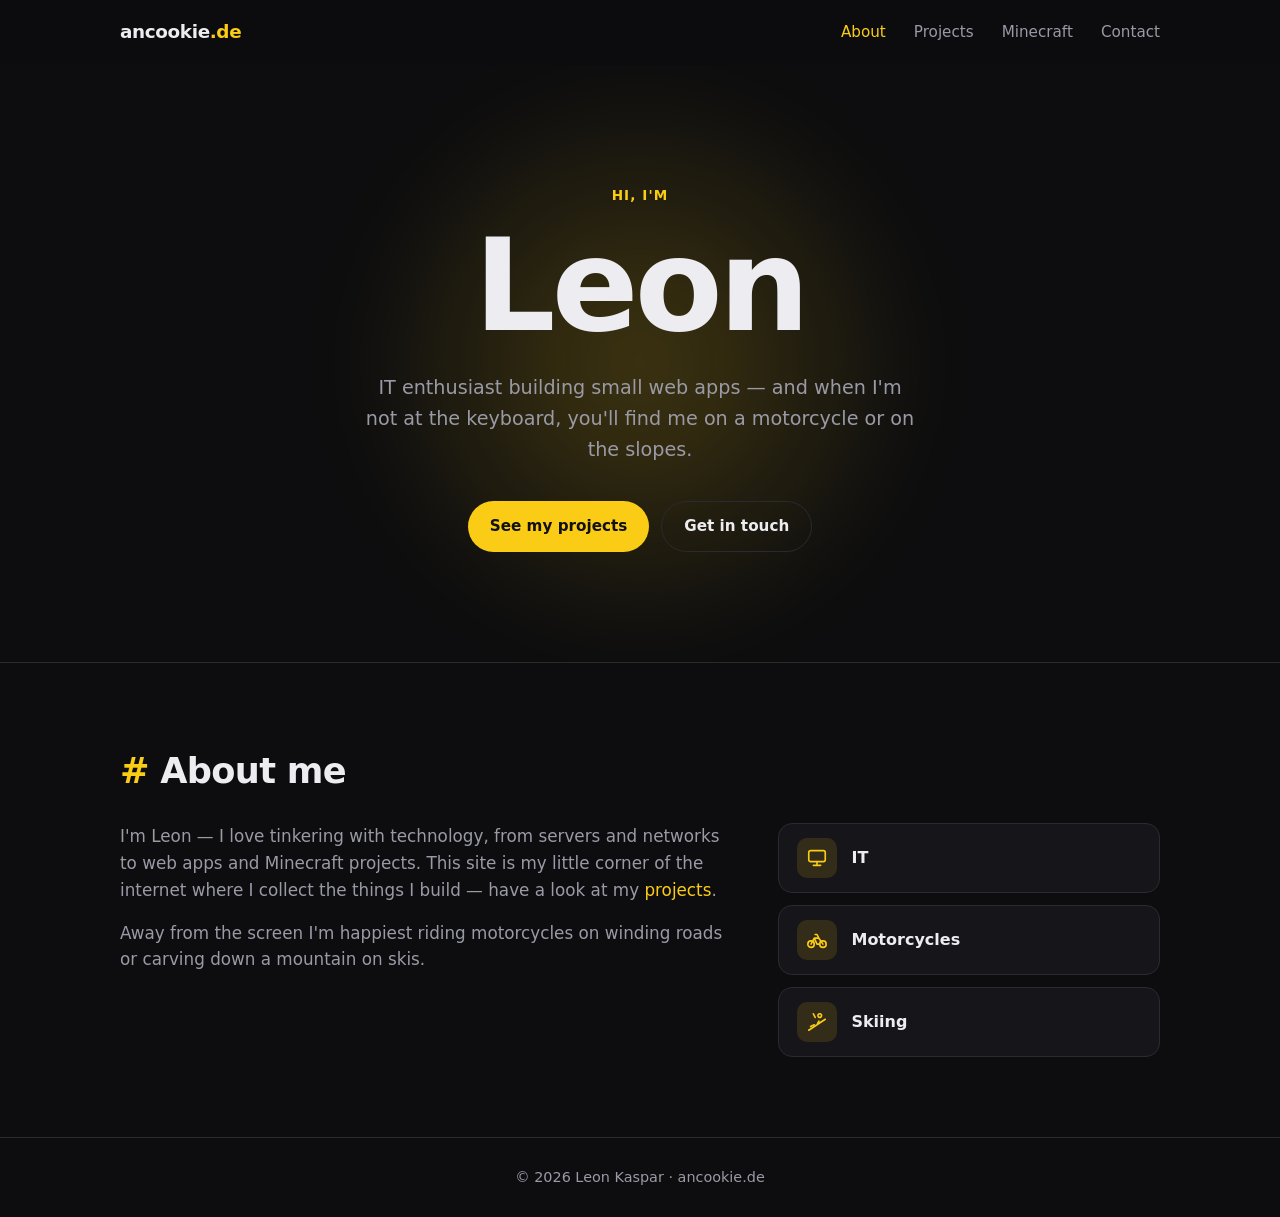
<file: index.html>
<!doctype html>
<html lang="en">
<head>
  <meta charset="utf-8">
  <meta name="viewport" content="width=device-width, initial-scale=1">
  <title>Leon · ancookie.de</title>
  <meta name="description" content="Leon – IT, motorcycles and skiing. Personal site with projects like a Minecraft SMP server and the V-Fusion resource pack.">
  <meta name="theme-color" content="#0d0d0f">
  <link rel="icon" href="data:image/svg+xml,<svg xmlns='http://www.w3.org/2000/svg' viewBox='0 0 100 100'><rect width='100' height='100' rx='22' fill='%23FACC15'/><text x='50' y='68' font-size='56' font-family='Arial,sans-serif' font-weight='700' text-anchor='middle' fill='%230d0d0f'>A</text></svg>">
  <link rel="stylesheet" href="/css/style.css">
  <script>document.documentElement.classList.add("js");</script>
</head>
<body>
  <header class="nav" id="top">
    <div class="container nav-inner">
      <a href="/" class="logo">ancookie<span>.de</span></a>
      <button class="nav-toggle" aria-label="Open menu" aria-expanded="false" aria-controls="nav-links">
        <span></span><span></span><span></span>
      </button>
      <nav id="nav-links" class="nav-links">
        <a href="/" aria-current="page">About</a>
        <a href="/projects/">Projects</a>
        <a href="/minecraft/">Minecraft</a>
        <a href="/contact/">Contact</a>
      </nav>
    </div>
  </header>

  <main>
    <!-- Hero -->
    <section class="hero">
      <div class="container hero-inner">
        <p class="eyebrow">Hi, I'm</p>
        <h1>Leon</h1>
        <p class="tagline">
          IT enthusiast building small web apps — and when I'm not at the keyboard,
          you'll find me on a motorcycle or on the slopes.
        </p>
        <div class="hero-actions">
          <a href="/projects/" class="btn btn-primary">See my projects</a>
          <a href="/contact/" class="btn btn-ghost">Get in touch</a>
        </div>
      </div>
      <div class="hero-glow" aria-hidden="true"></div>
    </section>

    <!-- About -->
    <section id="about" class="section reveal">
      <div class="container">
        <h2 class="section-title"><span class="accent">#</span> About me</h2>
        <div class="about-grid">
          <div class="about-text">
            <p>
              I'm Leon — I love tinkering with technology, from servers and networks to
              web apps and Minecraft projects. This site is my little corner of the internet
              where I collect the things I build — have a look at my <a class="accent" href="/projects/">projects</a>.
            </p>
            <p>
              Away from the screen I'm happiest riding motorcycles on winding roads
              or carving down a mountain on skis.
            </p>
          </div>
          <ul class="interests" aria-label="Interests">
            <li>
              <span class="icon" aria-hidden="true">
                <svg viewBox="0 0 24 24"><rect x="3" y="4" width="18" height="12" rx="2"/><path d="M8 20h8M12 16v4"/></svg>
              </span>
              IT
            </li>
            <li>
              <span class="icon" aria-hidden="true">
                <svg viewBox="0 0 24 24"><circle cx="5.5" cy="16.5" r="3.5"/><circle cx="18.5" cy="16.5" r="3.5"/><path d="M5.5 16.5 9 10h5l4.5 6.5M14 10l-2-4h-2M9 10l3 6.5h2"/></svg>
              </span>
              Motorcycles
            </li>
            <li>
              <span class="icon" aria-hidden="true">
                <svg viewBox="0 0 24 24"><path d="M3 21 21 9M8 3l2 4M14 11l-2 4M17 5a2 2 0 1 0 0 .01"/><path d="M5 17l4-2"/></svg>
              </span>
              Skiing
            </li>
          </ul>
        </div>
      </div>
    </section>
  </main>

  <footer class="footer">
    <div class="container">
      <p>© <span id="year"></span> Leon Kaspar · ancookie.de</p>
    </div>
  </footer>

  <script src="/js/main.js"></script>
</body>
</html>
</file>
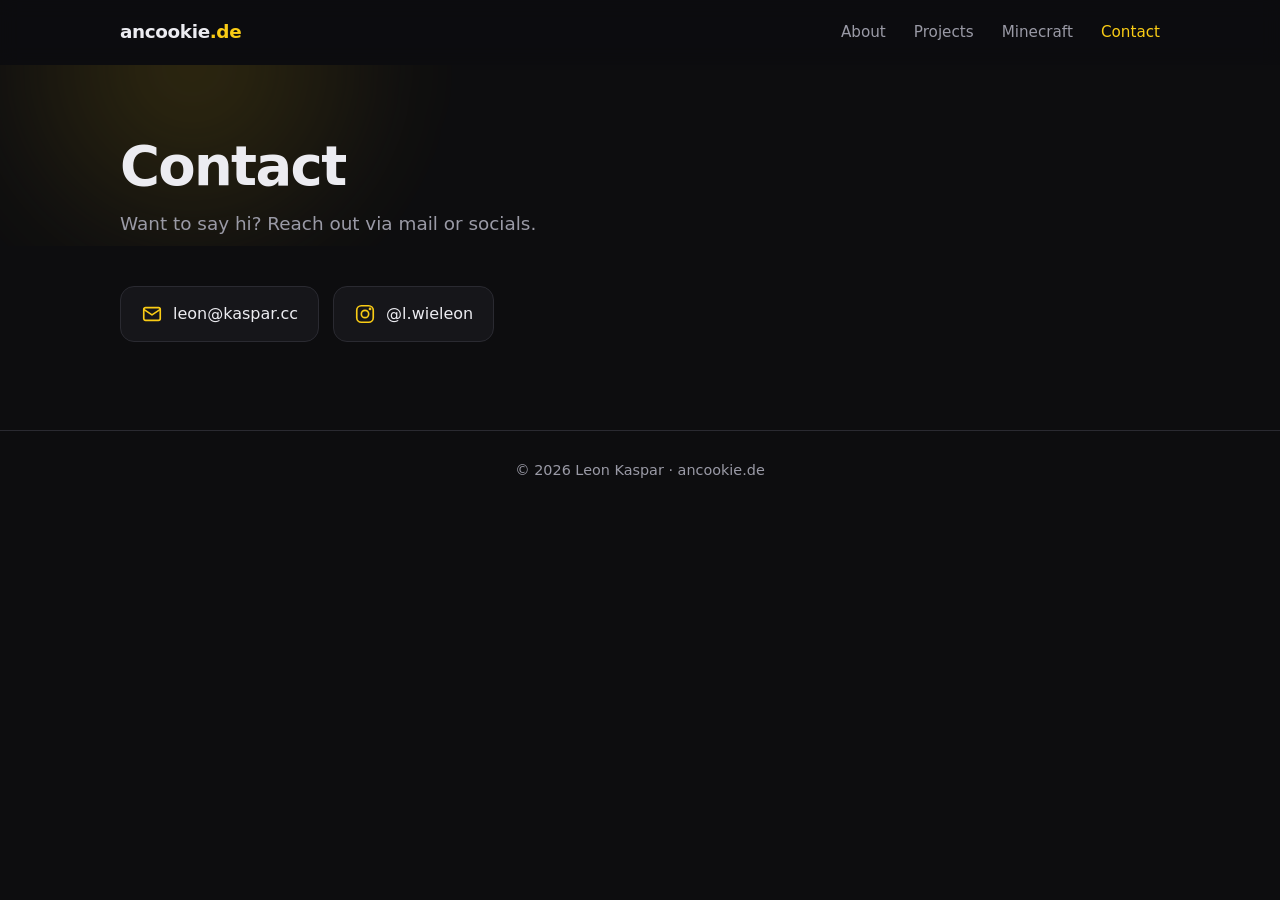
<file: contact/index.html>
<!doctype html>
<html lang="en">
<head>
  <meta charset="utf-8">
  <meta name="viewport" content="width=device-width, initial-scale=1">
  <title>Contact · ancookie.de</title>
  <meta name="description" content="Get in touch with Leon via e-mail or Instagram.">
  <meta name="theme-color" content="#0d0d0f">
  <link rel="icon" href="data:image/svg+xml,<svg xmlns='http://www.w3.org/2000/svg' viewBox='0 0 100 100'><rect width='100' height='100' rx='22' fill='%23FACC15'/><text x='50' y='68' font-size='56' font-family='Arial,sans-serif' font-weight='700' text-anchor='middle' fill='%230d0d0f'>A</text></svg>">
  <link rel="stylesheet" href="/css/style.css">
  <script>document.documentElement.classList.add("js");</script>
</head>
<body>
  <header class="nav" id="top">
    <div class="container nav-inner">
      <a href="/" class="logo">ancookie<span>.de</span></a>
      <button class="nav-toggle" aria-label="Open menu" aria-expanded="false" aria-controls="nav-links">
        <span></span><span></span><span></span>
      </button>
      <nav id="nav-links" class="nav-links">
        <a href="/">About</a>
        <a href="/projects/">Projects</a>
        <a href="/minecraft/">Minecraft</a>
        <a href="/contact/" aria-current="page">Contact</a>
      </nav>
    </div>
  </header>

  <main>
    <section class="page-head">
      <div class="container">
        <h1>Contact</h1>
        <p class="lead">Want to say hi? Reach out via mail or socials.</p>
      </div>
      <div class="hero-glow" aria-hidden="true"></div>
    </section>
    <section class="page-body">
      <div class="container contact">
        <div class="contact-links">
          <a class="contact-item" href="mailto:leon@kaspar.cc">
            <svg viewBox="0 0 24 24" aria-hidden="true"><rect x="3" y="5" width="18" height="14" rx="2"/><path d="m3 7 9 6 9-6"/></svg>
            leon@kaspar.cc
          </a>
          <a class="contact-item" href="https://instagram.com/l.wieleon" target="_blank" rel="noopener">
            <svg viewBox="0 0 24 24" aria-hidden="true"><rect x="3" y="3" width="18" height="18" rx="5"/><circle cx="12" cy="12" r="4"/><circle cx="17.5" cy="6.5" r="0.6"/></svg>
            @l.wieleon
          </a>
        </div>
      </div>
    </section>
  </main>

  <footer class="footer">
    <div class="container">
      <p>© <span id="year"></span> Leon Kaspar · ancookie.de</p>
    </div>
  </footer>

  <script src="/js/main.js"></script>
</body>
</html>
</file>
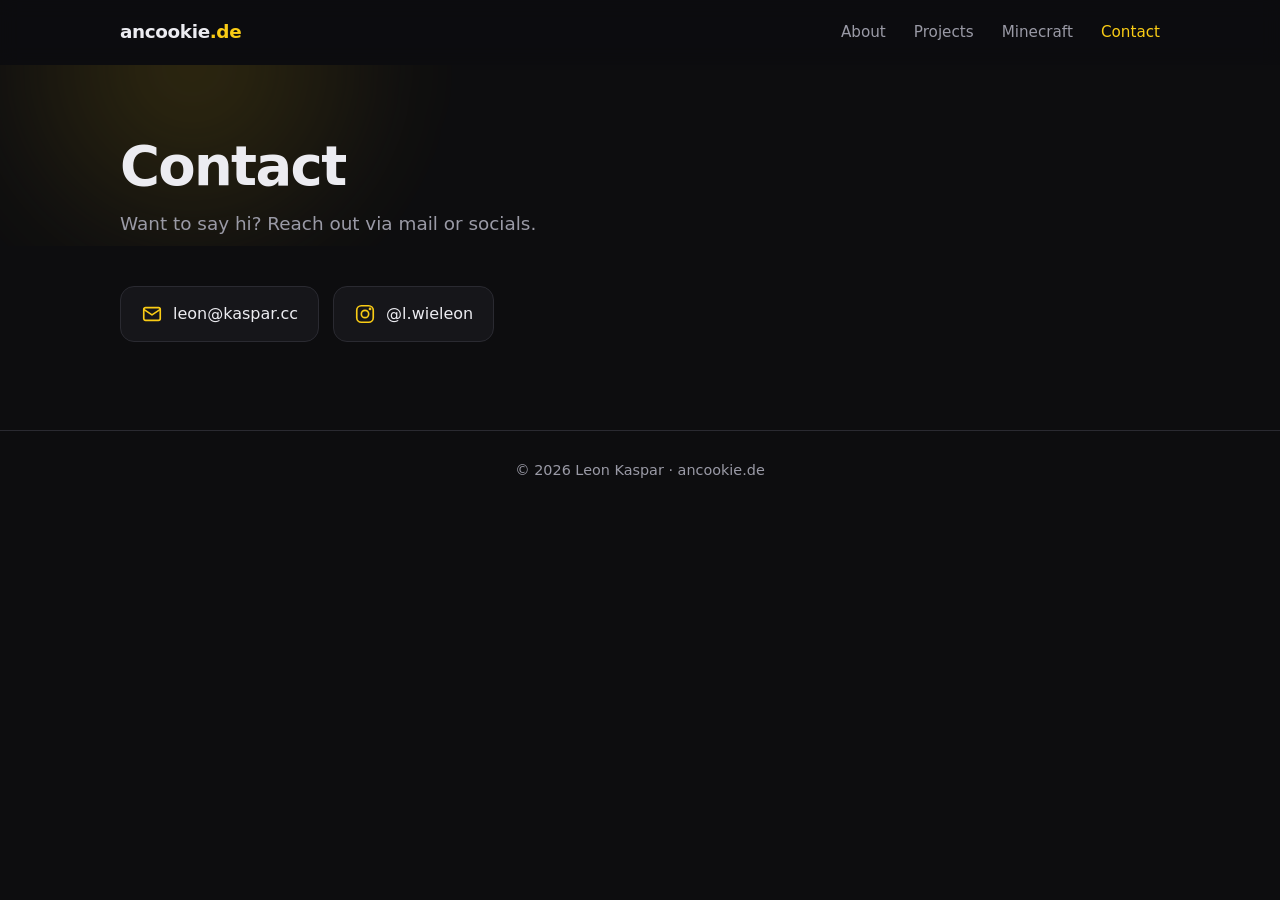
<file: kontakt/index.html>
<!doctype html>
<html lang="en">
<head>
  <meta charset="utf-8">
  <meta name="viewport" content="width=device-width, initial-scale=1">
  <title>Contact · ancookie.de</title>
  <meta name="description" content="Get in touch with Leon via e-mail or Instagram.">
  <meta name="theme-color" content="#0d0d0f">
  <link rel="icon" href="data:image/svg+xml,<svg xmlns='http://www.w3.org/2000/svg' viewBox='0 0 100 100'><rect width='100' height='100' rx='22' fill='%23FACC15'/><text x='50' y='68' font-size='56' font-family='Arial,sans-serif' font-weight='700' text-anchor='middle' fill='%230d0d0f'>A</text></svg>">
  <link rel="stylesheet" href="/css/style.css">
  <script>document.documentElement.classList.add("js");</script>
</head>
<body>
  <header class="nav" id="top">
    <div class="container nav-inner">
      <a href="/" class="logo">ancookie<span>.de</span></a>
      <button class="nav-toggle" aria-label="Open menu" aria-expanded="false" aria-controls="nav-links">
        <span></span><span></span><span></span>
      </button>
      <nav id="nav-links" class="nav-links">
        <a href="/">About</a>
        <a href="/projekte/">Projects</a>
        <a href="/minecraft/">Minecraft</a>
        <a href="/kontakt/" aria-current="page">Contact</a>
      </nav>
    </div>
  </header>

  <main>
    <section class="page-head">
      <div class="container">
        <h1>Contact</h1>
        <p class="lead">Want to say hi? Reach out via mail or socials.</p>
      </div>
      <div class="hero-glow" aria-hidden="true"></div>
    </section>
    <section class="page-body">
      <div class="container contact">
        <div class="contact-links">
          <a class="contact-item" href="mailto:leon@kaspar.cc">
            <svg viewBox="0 0 24 24" aria-hidden="true"><rect x="3" y="5" width="18" height="14" rx="2"/><path d="m3 7 9 6 9-6"/></svg>
            leon@kaspar.cc
          </a>
          <a class="contact-item" href="https://instagram.com/l.wieleon" target="_blank" rel="noopener">
            <svg viewBox="0 0 24 24" aria-hidden="true"><rect x="3" y="3" width="18" height="18" rx="5"/><circle cx="12" cy="12" r="4"/><circle cx="17.5" cy="6.5" r="0.6"/></svg>
            @l.wieleon
          </a>
        </div>
      </div>
    </section>
  </main>

  <footer class="footer">
    <div class="container">
      <p>© <span id="year"></span> Leon Kaspar · ancookie.de</p>
    </div>
  </footer>

  <script src="/js/main.js"></script>
</body>
</html>
</file>
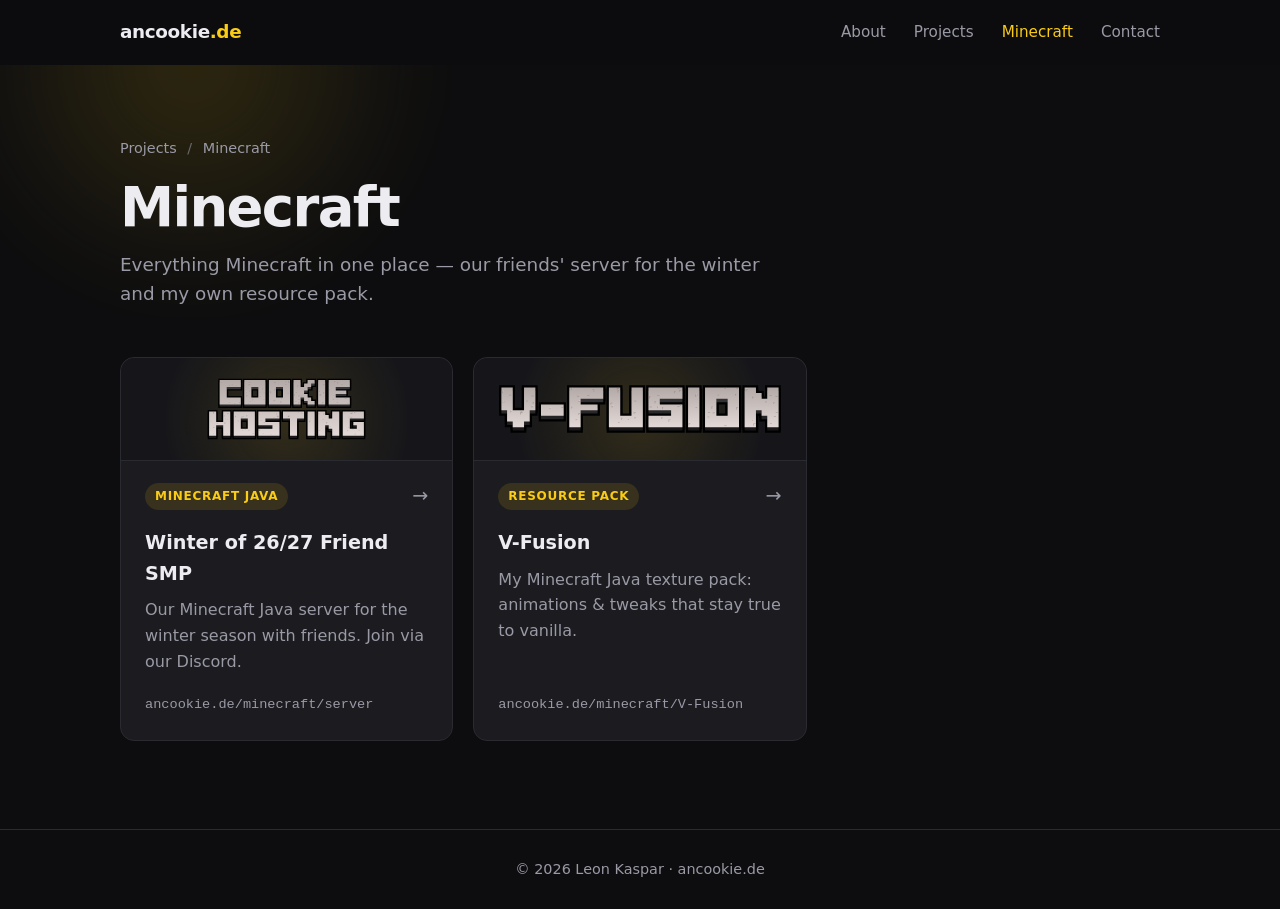
<file: minecraft/index.html>
<!doctype html>
<html lang="en">
<head>
  <meta charset="utf-8">
  <meta name="viewport" content="width=device-width, initial-scale=1">
  <title>Minecraft · ancookie.de</title>
  <meta name="description" content="Leon's Minecraft projects: the Winter 26/27 Friend SMP Java server and the V-Fusion resource pack.">
  <meta name="theme-color" content="#0d0d0f">
  <link rel="icon" href="data:image/svg+xml,<svg xmlns='http://www.w3.org/2000/svg' viewBox='0 0 100 100'><rect width='100' height='100' rx='22' fill='%23FACC15'/><text x='50' y='68' font-size='56' font-family='Arial,sans-serif' font-weight='700' text-anchor='middle' fill='%230d0d0f'>A</text></svg>">
  <link rel="stylesheet" href="/css/style.css">
  <script>document.documentElement.classList.add("js");</script>
</head>
<body>
  <header class="nav" id="top">
    <div class="container nav-inner">
      <a href="/" class="logo">ancookie<span>.de</span></a>
      <button class="nav-toggle" aria-label="Open menu" aria-expanded="false" aria-controls="nav-links">
        <span></span><span></span><span></span>
      </button>
      <nav id="nav-links" class="nav-links">
        <a href="/">About</a>
        <a href="/projects/">Projects</a>
        <a href="/minecraft/" aria-current="page">Minecraft</a>
        <a href="/contact/">Contact</a>
      </nav>
    </div>
  </header>

  <main>
    <section class="page-head">
      <div class="container">
        <nav class="breadcrumb" aria-label="Breadcrumb"><a href="/projects/">Projects</a> <span aria-hidden="true">/</span> <a href="/minecraft/">Minecraft</a></nav>
        <h1>Minecraft</h1>
        <p class="lead">Everything Minecraft in one place — our friends' server for the winter and my own resource pack.</p>
      </div>
      <div class="hero-glow" aria-hidden="true"></div>
    </section>
    <section class="page-body">
      <div class="container">
        <div class="cards">
          <a class="card" href="/minecraft/server/">
            <div class="card-media card-media--logo"><img src="/images/cookie-hosting.svg" alt="Cookie Hosting lettering in blocky Minecraft style" width="904" height="356" loading="lazy"></div>
            <div class="card-top">
              <span class="card-tag">Minecraft Java</span>
              <span class="card-arrow" aria-hidden="true">→</span>
            </div>
            <h3>Winter of 26/27 Friend SMP</h3>
            <p>Our Minecraft Java server for the winter season with friends. Join via our Discord.</p>
            <span class="card-url">ancookie.de/minecraft/server</span>
          </a>
          <a class="card" href="/minecraft/V-Fusion/">
            <div class="card-media card-media--logo"><img src="/images/v-fusion-title.svg" alt="V-Fusion lettering in blocky Minecraft style" width="1004" height="176" loading="lazy"></div>
            <div class="card-top">
              <span class="card-tag">Resource Pack</span>
              <span class="card-arrow" aria-hidden="true">→</span>
            </div>
            <h3>V-Fusion</h3>
            <p>My Minecraft Java texture pack: animations &amp; tweaks that stay true to vanilla.</p>
            <span class="card-url">ancookie.de/minecraft/V-Fusion</span>
          </a>
        </div>
      </div>
    </section>
  </main>

  <footer class="footer">
    <div class="container">
      <p>© <span id="year"></span> Leon Kaspar · ancookie.de</p>
    </div>
  </footer>

  <script src="/js/main.js"></script>
</body>
</html>
</file>
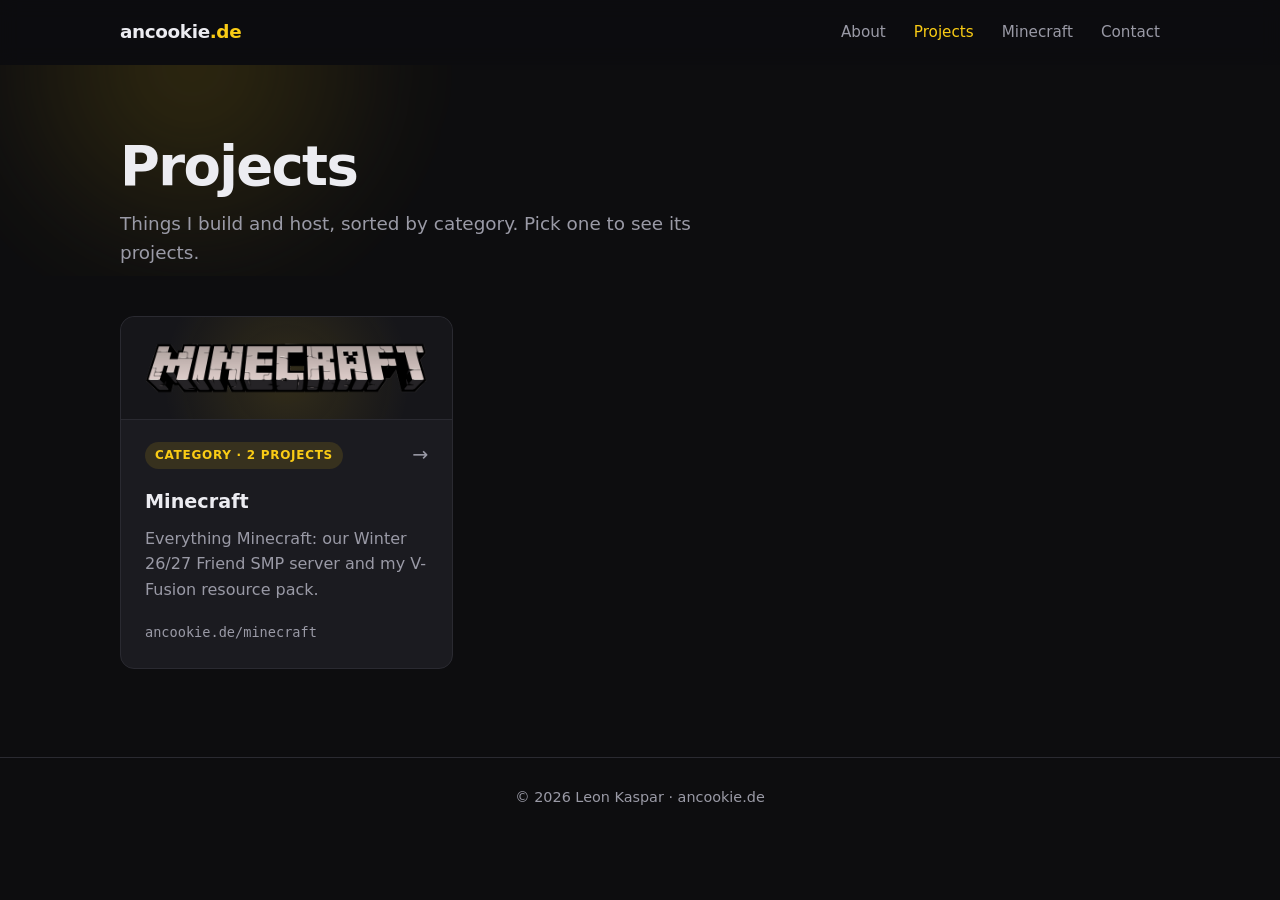
<file: projects/index.html>
<!doctype html>
<html lang="en">
<head>
  <meta charset="utf-8">
  <meta name="viewport" content="width=device-width, initial-scale=1">
  <title>Projects · ancookie.de</title>
  <meta name="description" content="Overview of Leon's projects by category, starting with Minecraft: a Friend SMP server and the V-Fusion resource pack.">
  <meta name="theme-color" content="#0d0d0f">
  <link rel="icon" href="data:image/svg+xml,<svg xmlns='http://www.w3.org/2000/svg' viewBox='0 0 100 100'><rect width='100' height='100' rx='22' fill='%23FACC15'/><text x='50' y='68' font-size='56' font-family='Arial,sans-serif' font-weight='700' text-anchor='middle' fill='%230d0d0f'>A</text></svg>">
  <link rel="stylesheet" href="/css/style.css">
  <script>document.documentElement.classList.add("js");</script>
</head>
<body>
  <header class="nav" id="top">
    <div class="container nav-inner">
      <a href="/" class="logo">ancookie<span>.de</span></a>
      <button class="nav-toggle" aria-label="Open menu" aria-expanded="false" aria-controls="nav-links">
        <span></span><span></span><span></span>
      </button>
      <nav id="nav-links" class="nav-links">
        <a href="/">About</a>
        <a href="/projects/" aria-current="page">Projects</a>
        <a href="/minecraft/">Minecraft</a>
        <a href="/contact/">Contact</a>
      </nav>
    </div>
  </header>

  <main>
    <section class="page-head">
      <div class="container">
        <h1>Projects</h1>
        <p class="lead">Things I build and host, sorted by category. Pick one to see its projects.</p>
      </div>
      <div class="hero-glow" aria-hidden="true"></div>
    </section>
    <section class="page-body">
      <div class="container">
        <div class="cards">
          <a class="card" href="/minecraft/">
            <div class="card-media card-media--logo"><img src="/images/minecraft-logo.png" alt="Minecraft logo" width="1280" height="249" loading="lazy"></div>
            <div class="card-top">
              <span class="card-tag">Category · 2 projects</span>
              <span class="card-arrow" aria-hidden="true">→</span>
            </div>
            <h3>Minecraft</h3>
            <p>Everything Minecraft: our Winter 26/27 Friend SMP server and my V-Fusion resource pack.</p>
            <span class="card-url">ancookie.de/minecraft</span>
          </a>
        </div>
      </div>
    </section>
  </main>

  <footer class="footer">
    <div class="container">
      <p>© <span id="year"></span> Leon Kaspar · ancookie.de</p>
    </div>
  </footer>

  <script src="/js/main.js"></script>
</body>
</html>
</file>
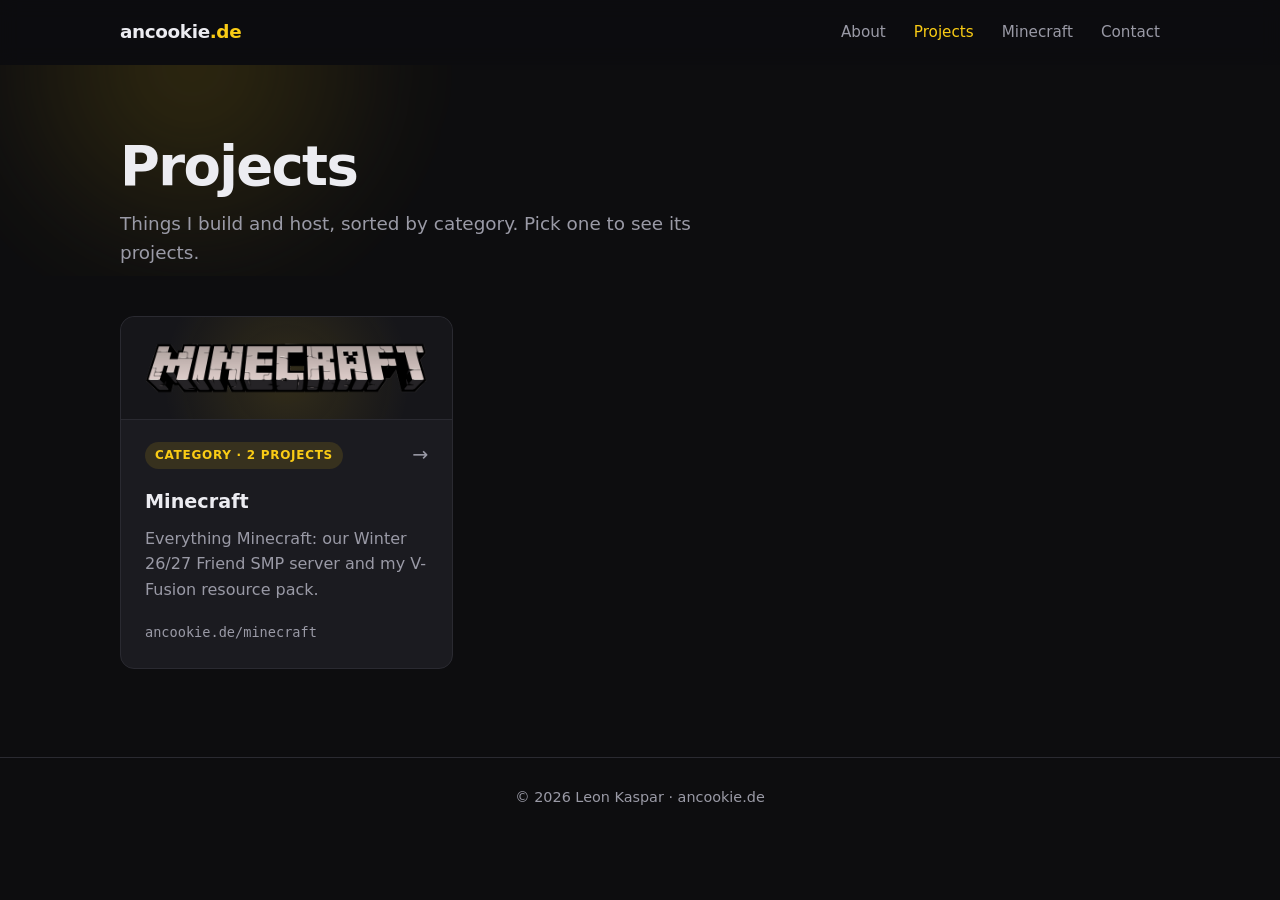
<file: projekte/index.html>
<!doctype html>
<html lang="en">
<head>
  <meta charset="utf-8">
  <meta name="viewport" content="width=device-width, initial-scale=1">
  <title>Projects · ancookie.de</title>
  <meta name="description" content="Overview of Leon's projects by category, starting with Minecraft: a Friend SMP server and the V-Fusion resource pack.">
  <meta name="theme-color" content="#0d0d0f">
  <link rel="icon" href="data:image/svg+xml,<svg xmlns='http://www.w3.org/2000/svg' viewBox='0 0 100 100'><rect width='100' height='100' rx='22' fill='%23FACC15'/><text x='50' y='68' font-size='56' font-family='Arial,sans-serif' font-weight='700' text-anchor='middle' fill='%230d0d0f'>A</text></svg>">
  <link rel="stylesheet" href="/css/style.css">
  <script>document.documentElement.classList.add("js");</script>
</head>
<body>
  <header class="nav" id="top">
    <div class="container nav-inner">
      <a href="/" class="logo">ancookie<span>.de</span></a>
      <button class="nav-toggle" aria-label="Open menu" aria-expanded="false" aria-controls="nav-links">
        <span></span><span></span><span></span>
      </button>
      <nav id="nav-links" class="nav-links">
        <a href="/">About</a>
        <a href="/projekte/" aria-current="page">Projects</a>
        <a href="/minecraft/">Minecraft</a>
        <a href="/kontakt/">Contact</a>
      </nav>
    </div>
  </header>

  <main>
    <section class="page-head">
      <div class="container">
        <h1>Projects</h1>
        <p class="lead">Things I build and host, sorted by category. Pick one to see its projects.</p>
      </div>
      <div class="hero-glow" aria-hidden="true"></div>
    </section>
    <section class="page-body">
      <div class="container">
        <div class="cards">
          <a class="card" href="/minecraft/">
            <div class="card-media card-media--logo"><img src="/images/minecraft-logo.png" alt="Minecraft logo" width="1280" height="249" loading="lazy"></div>
            <div class="card-top">
              <span class="card-tag">Category · 2 projects</span>
              <span class="card-arrow" aria-hidden="true">→</span>
            </div>
            <h3>Minecraft</h3>
            <p>Everything Minecraft: our Winter 26/27 Friend SMP server and my V-Fusion resource pack.</p>
            <span class="card-url">ancookie.de/minecraft</span>
          </a>
        </div>
      </div>
    </section>
  </main>

  <footer class="footer">
    <div class="container">
      <p>© <span id="year"></span> Leon Kaspar · ancookie.de</p>
    </div>
  </footer>

  <script src="/js/main.js"></script>
</body>
</html>
</file>
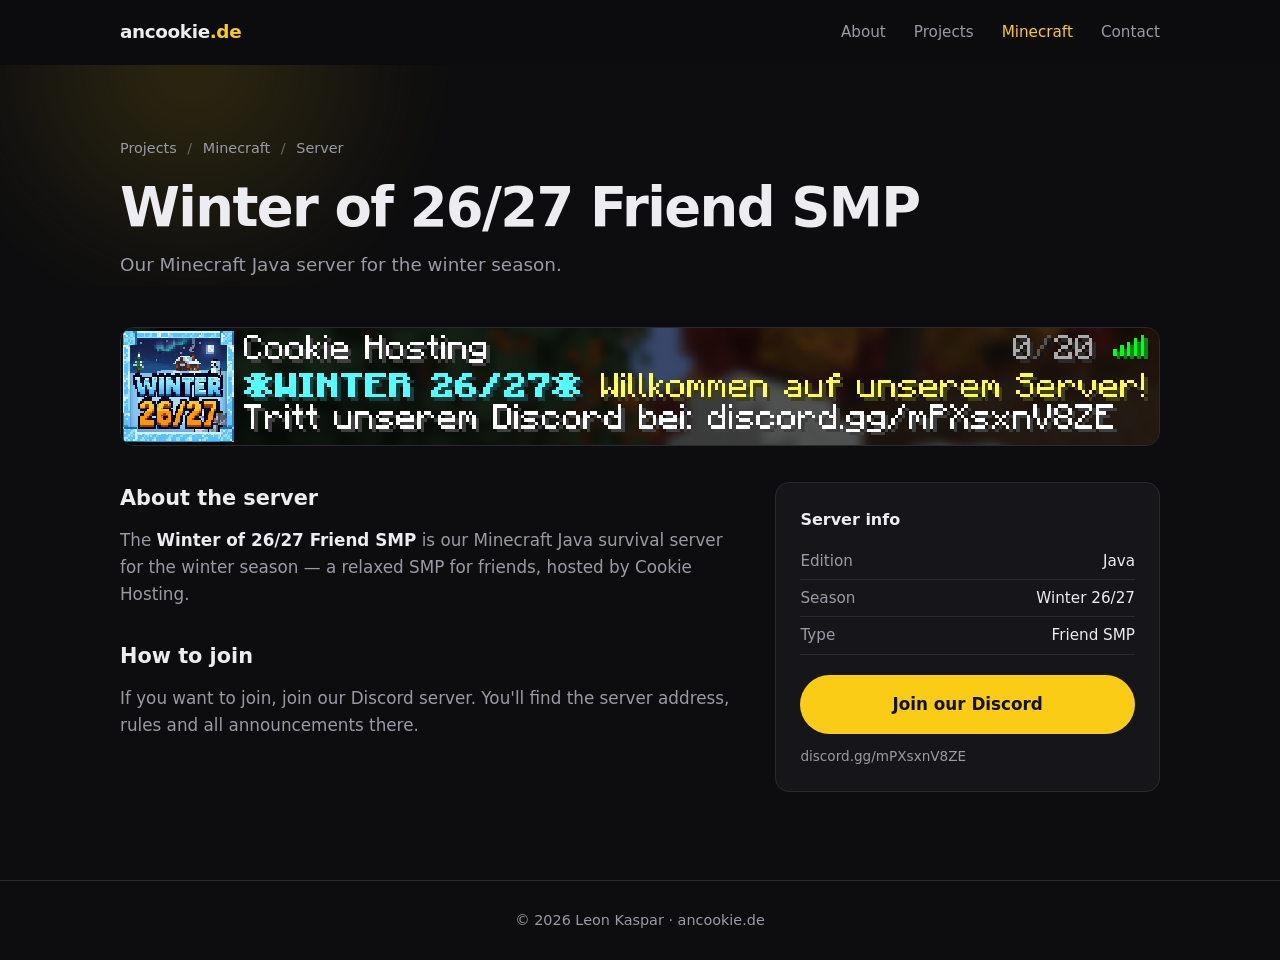
<file: minecraft/server/index.html>
<!doctype html>
<html lang="en">
<head>
  <meta charset="utf-8">
  <meta name="viewport" content="width=device-width, initial-scale=1">
  <title>Winter of 26/27 Friend SMP · ancookie.de</title>
  <meta name="description" content="Winter of 26/27 Friend SMP – Leon's Minecraft Java server for the winter season. Join via Discord.">
  <meta name="theme-color" content="#0d0d0f">
  <link rel="icon" href="data:image/svg+xml,<svg xmlns='http://www.w3.org/2000/svg' viewBox='0 0 100 100'><rect width='100' height='100' rx='22' fill='%23FACC15'/><text x='50' y='68' font-size='56' font-family='Arial,sans-serif' font-weight='700' text-anchor='middle' fill='%230d0d0f'>A</text></svg>">
  <link rel="stylesheet" href="/css/style.css">
  <script>document.documentElement.classList.add("js");</script>
</head>
<body>
  <header class="nav" id="top">
    <div class="container nav-inner">
      <a href="/" class="logo">ancookie<span>.de</span></a>
      <button class="nav-toggle" aria-label="Open menu" aria-expanded="false" aria-controls="nav-links">
        <span></span><span></span><span></span>
      </button>
      <nav id="nav-links" class="nav-links">
        <a href="/">About</a>
        <a href="/projects/">Projects</a>
        <a href="/minecraft/" aria-current="page">Minecraft</a>
        <a href="/contact/">Contact</a>
      </nav>
    </div>
  </header>

  <main>
    <section class="page-head">
      <div class="container">
        <nav class="breadcrumb" aria-label="Breadcrumb"><a href="/projects/">Projects</a> <span aria-hidden="true">/</span> <a href="/minecraft/">Minecraft</a> <span aria-hidden="true">/</span> <a href="/minecraft/server/">Server</a></nav>
        <h1>Winter of 26/27 Friend SMP</h1>
        <p class="lead">Our Minecraft Java server for the winter season.</p>
      </div>
      <div class="hero-glow" aria-hidden="true"></div>
    </section>
    <section class="page-body">
      <div class="container">
        <figure class="shot">
          <img class="pixel" src="/images/minecraft-server.png" width="1199" height="135"
               alt="Minecraft server list entry: Cookie Hosting, Winter 26/27 – Willkommen auf unserem Server! Tritt unserem Discord bei: discord.gg/mPXsxnV8ZE">
        </figure>
        <div class="detail-grid">
          <div class="prose">
            <h2>About the server</h2>
            <p>
              The <strong>Winter of 26/27 Friend SMP</strong> is our Minecraft Java survival server for the
              winter season — a relaxed SMP for friends, hosted by Cookie Hosting.
            </p>
            <h2>How to join</h2>
            <p>
              If you want to join, join our Discord server. You'll find the server address, rules and
              all announcements there.
            </p>
          </div>
          <aside class="side-box">
            <h2>Server info</h2>
            <ul class="facts">
              <li><span>Edition</span><span>Java</span></li>
              <li><span>Season</span><span>Winter 26/27</span></li>
              <li><span>Type</span><span>Friend SMP</span></li>
            </ul>
            <a class="btn btn-primary btn-lg" href="https://discord.gg/mPXsxnV8ZE" target="_blank" rel="noopener">Join our Discord</a>
            <p class="note">discord.gg/mPXsxnV8ZE</p>
          </aside>
        </div>
      </div>
    </section>
  </main>

  <footer class="footer">
    <div class="container">
      <p>© <span id="year"></span> Leon Kaspar · ancookie.de</p>
    </div>
  </footer>

  <script src="/js/main.js"></script>
</body>
</html>
</file>
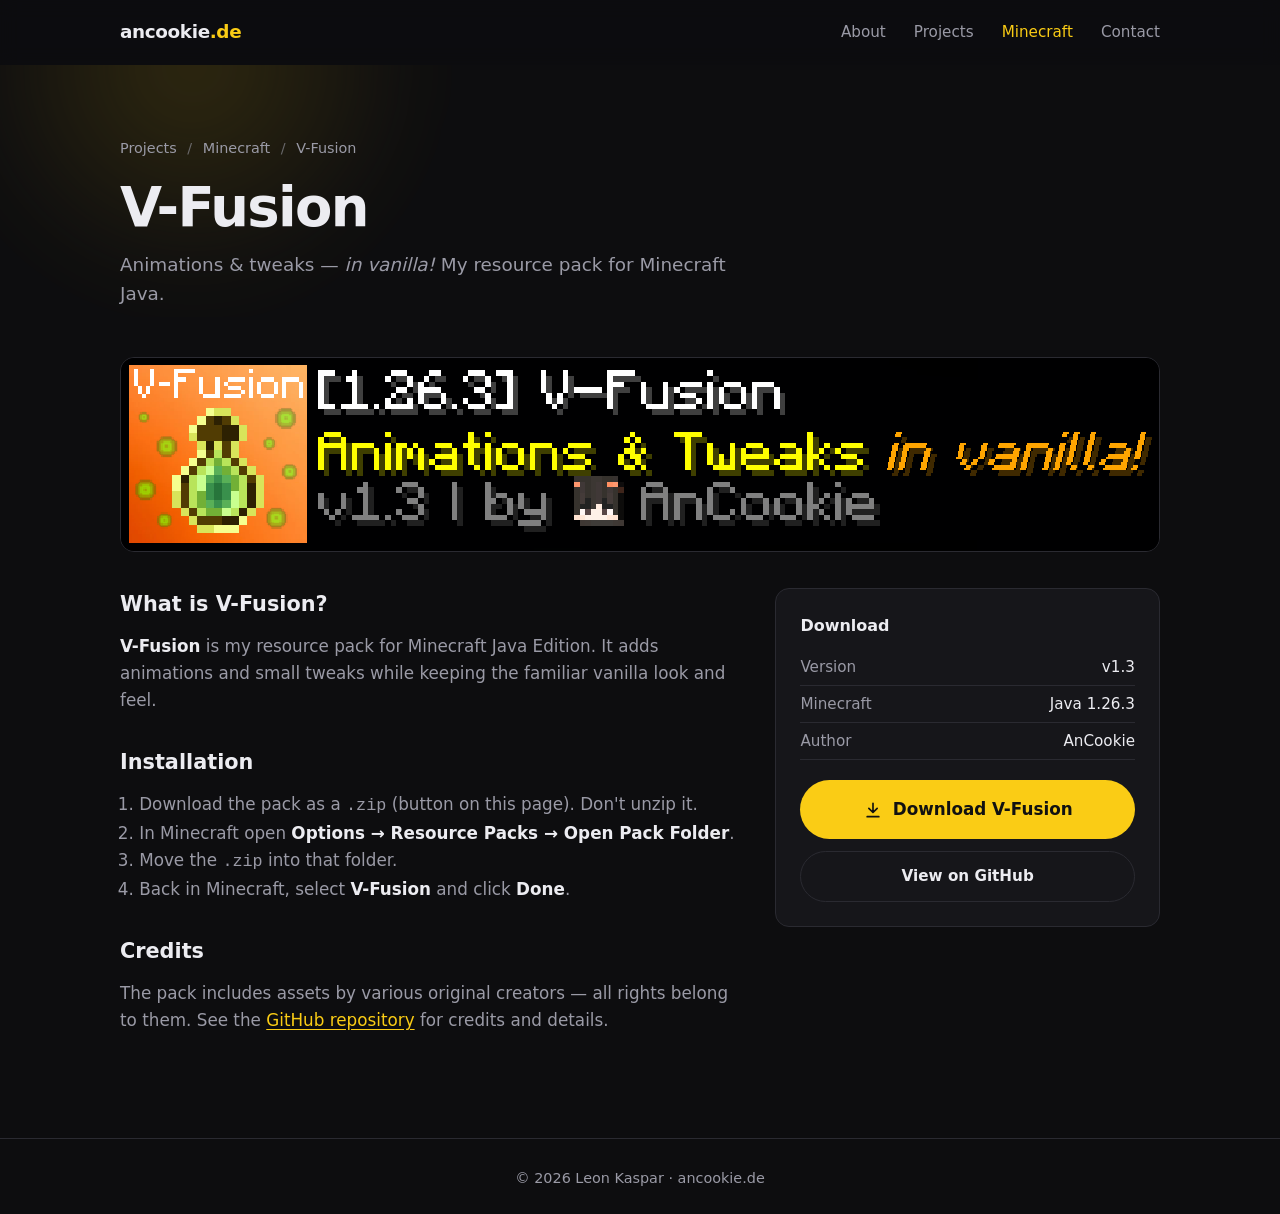
<file: minecraft/v-fusion/index.html>
<!doctype html>
<html lang="en">
<head>
  <meta charset="utf-8">
  <title>V-Fusion · ancookie.de</title>
  <meta name="robots" content="noindex">
  <link rel="canonical" href="/minecraft/V-Fusion/">
  <meta http-equiv="refresh" content="0; url=/minecraft/V-Fusion/">
  <script>location.replace("/minecraft/V-Fusion/" + location.hash);</script>
</head>
<body>
  <p>Moved to <a href="/minecraft/V-Fusion/">ancookie.de/minecraft/V-Fusion</a>.</p>
</body>
</html>
</file>
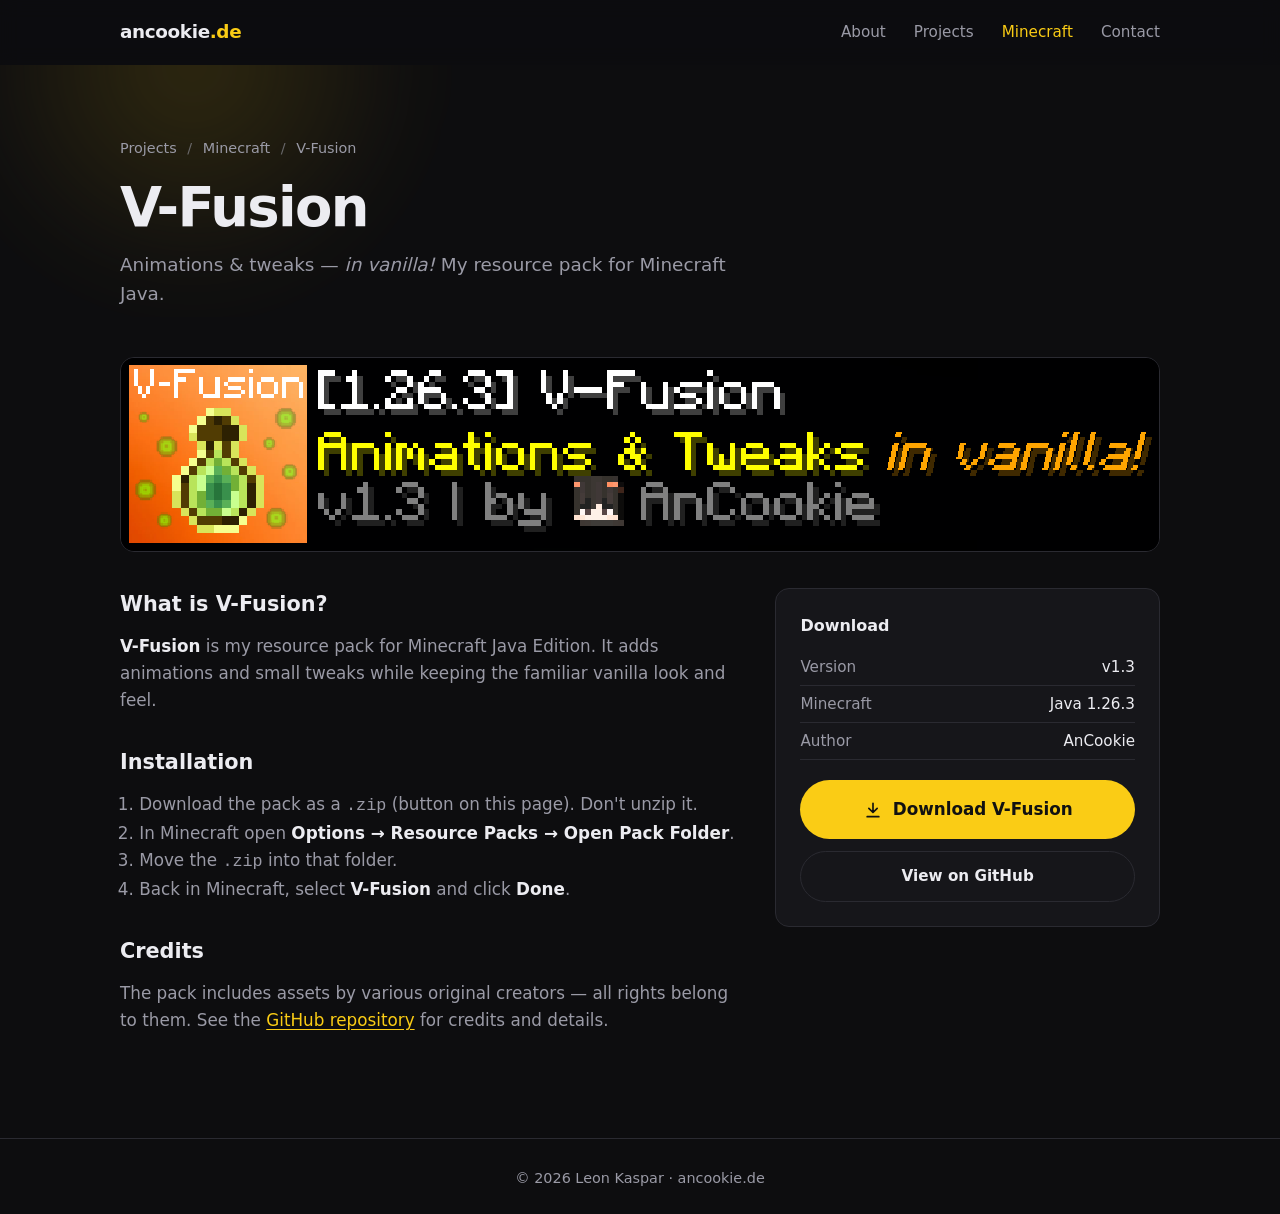
<file: minecraft/V-Fusion/index.html>
<!doctype html>
<html lang="en">
<head>
  <meta charset="utf-8">
  <meta name="viewport" content="width=device-width, initial-scale=1">
  <title>V-Fusion Resource Pack · ancookie.de</title>
  <meta name="description" content="V-Fusion – Leon's Minecraft Java resource pack for 1.26.3: animations &amp; tweaks in vanilla. Free download via GitHub.">
  <meta name="theme-color" content="#0d0d0f">
  <link rel="icon" href="data:image/svg+xml,<svg xmlns='http://www.w3.org/2000/svg' viewBox='0 0 100 100'><rect width='100' height='100' rx='22' fill='%23FACC15'/><text x='50' y='68' font-size='56' font-family='Arial,sans-serif' font-weight='700' text-anchor='middle' fill='%230d0d0f'>A</text></svg>">
  <link rel="stylesheet" href="/css/style.css">
  <script>document.documentElement.classList.add("js");</script>
</head>
<body>
  <header class="nav" id="top">
    <div class="container nav-inner">
      <a href="/" class="logo">ancookie<span>.de</span></a>
      <button class="nav-toggle" aria-label="Open menu" aria-expanded="false" aria-controls="nav-links">
        <span></span><span></span><span></span>
      </button>
      <nav id="nav-links" class="nav-links">
        <a href="/">About</a>
        <a href="/projects/">Projects</a>
        <a href="/minecraft/" aria-current="page">Minecraft</a>
        <a href="/contact/">Contact</a>
      </nav>
    </div>
  </header>

  <main>
    <section class="page-head">
      <div class="container">
        <nav class="breadcrumb" aria-label="Breadcrumb"><a href="/projects/">Projects</a> <span aria-hidden="true">/</span> <a href="/minecraft/">Minecraft</a> <span aria-hidden="true">/</span> <a href="/minecraft/V-Fusion/">V-Fusion</a></nav>
        <h1>V-Fusion</h1>
        <p class="lead">Animations &amp; tweaks — <em>in vanilla!</em> My resource pack for Minecraft Java.</p>
      </div>
      <div class="hero-glow" aria-hidden="true"></div>
    </section>
    <section class="page-body">
      <div class="container">
        <figure class="shot">
          <img class="pixel" src="/images/v-fusion.png" width="747" height="139"
               alt="V-Fusion resource pack banner: [1.26.3] V-Fusion – Animations &amp; Tweaks in vanilla! v1.3 by AnCookie">
        </figure>
        <div class="detail-grid">
          <div class="prose">
            <h2>What is V-Fusion?</h2>
            <p>
              <strong>V-Fusion</strong> is my resource pack for Minecraft Java Edition. It adds animations and
              small tweaks while keeping the familiar vanilla look and feel.
            </p>
            <h2>Installation</h2>
            <ol>
              <li>Download the pack as a <code>.zip</code> (button on this page). Don't unzip it.</li>
              <li>In Minecraft open <strong>Options → Resource Packs → Open Pack Folder</strong>.</li>
              <li>Move the <code>.zip</code> into that folder.</li>
              <li>Back in Minecraft, select <strong>V-Fusion</strong> and click <strong>Done</strong>.</li>
            </ol>
            <h2>Credits</h2>
            <p>
              The pack includes assets by various original creators — all rights belong to them.
              See the <a href="https://github.com/ancookie1/V-Fusion" target="_blank" rel="noopener">GitHub repository</a> for credits and details.
            </p>
          </div>
          <aside class="side-box">
            <h2>Download</h2>
            <ul class="facts">
              <li><span>Version</span><span>v1.3</span></li>
              <li><span>Minecraft</span><span>Java 1.26.3</span></li>
              <li><span>Author</span><span>AnCookie</span></li>
            </ul>
            <a class="btn btn-primary btn-lg" href="https://github.com/ancookie1/V-Fusion/raw/main/%5B1.26.3%5D%20V-Fusion.zip"><svg viewBox="0 0 24 24" aria-hidden="true"><path d="M12 4v11M7 10l5 5 5-5M5 20h14"/></svg> Download V-Fusion</a>
            <a class="btn btn-ghost" href="https://github.com/ancookie1/V-Fusion" target="_blank" rel="noopener">View on GitHub</a>
          </aside>
        </div>
      </div>
    </section>
  </main>

  <footer class="footer">
    <div class="container">
      <p>© <span id="year"></span> Leon Kaspar · ancookie.de</p>
    </div>
  </footer>

  <script src="/js/main.js"></script>
</body>
</html>
</file>
<file: css/style.css>
:root {
  --bg: #0d0d0f;
  --bg-elev: #16161a;
  --bg-card: #1b1b20;
  --border: #2a2a31;
  --text: #ececf1;
  --muted: #9a9aa6;
  --accent-rgb: 250, 204, 21;
  --accent: rgb(var(--accent-rgb));      /* #FACC15 */
  --accent-hover: #fde047;
  --accent-soft: rgba(var(--accent-rgb), 0.12);
  --accent-glow: rgba(var(--accent-rgb), 0.22);
  --accent-shadow: rgba(var(--accent-rgb), 0.3);
  --radius: 14px;
  --maxw: 1080px;
  --font: system-ui, -apple-system, "Segoe UI", Roboto, "Helvetica Neue", Arial, sans-serif;
}

*,
*::before,
*::after { box-sizing: border-box; }

html { scroll-behavior: smooth; scroll-padding-top: 72px; }

body {
  margin: 0;
  background: var(--bg);
  color: var(--text);
  font-family: var(--font);
  line-height: 1.6;
  -webkit-font-smoothing: antialiased;
}

a { color: inherit; text-decoration: none; }

.container {
  width: 100%;
  max-width: var(--maxw);
  margin: 0 auto;
  padding: 0 20px;
}

.accent { color: var(--accent); }

/* ---------- Nav ---------- */
.nav {
  position: sticky;
  top: 0;
  z-index: 50;
  background: rgba(13, 13, 15, 0.8);
  backdrop-filter: blur(10px);
  -webkit-backdrop-filter: blur(10px);
  border-bottom: 1px solid transparent;
  transition: border-color 0.2s;
}
.nav.scrolled { border-bottom-color: var(--border); }

.nav-inner {
  display: flex;
  align-items: center;
  justify-content: space-between;
  height: 64px;
}

.logo { font-weight: 700; font-size: 1.15rem; letter-spacing: -0.02em; }
.logo span { color: var(--accent); }

.nav-links { display: flex; gap: 28px; }
.nav-links a { color: var(--muted); font-size: 0.95rem; transition: color 0.2s; }
.nav-links a:hover { color: var(--text); }
.nav-links a[aria-current="page"] { color: var(--accent); }

.nav-toggle {
  display: none;
  background: none;
  border: 0;
  padding: 8px;
  cursor: pointer;
}
.nav-toggle span {
  display: block;
  width: 22px;
  height: 2px;
  margin: 5px 0;
  background: var(--text);
  border-radius: 2px;
  transition: transform 0.25s, opacity 0.25s;
}
.nav-toggle[aria-expanded="true"] span:nth-child(1) { transform: translateY(7px) rotate(45deg); }
.nav-toggle[aria-expanded="true"] span:nth-child(2) { opacity: 0; }
.nav-toggle[aria-expanded="true"] span:nth-child(3) { transform: translateY(-7px) rotate(-45deg); }

/* ---------- Hero ---------- */
.hero {
  position: relative;
  overflow: hidden;
  padding: 120px 0 110px;
}
.hero-inner { position: relative; z-index: 1; text-align: center; }
.hero-inner .tagline { margin-left: auto; margin-right: auto; }
.hero-inner .hero-actions { justify-content: center; }

.eyebrow {
  color: var(--accent);
  font-weight: 600;
  letter-spacing: 0.08em;
  text-transform: uppercase;
  font-size: 0.85rem;
  margin: 0 0 12px;
}

.hero h1 {
  font-size: clamp(3.5rem, 16vw, 8rem);
  line-height: 1.05;
  letter-spacing: -0.03em;
  margin: 0 0 20px;
}

.tagline {
  max-width: 560px;
  color: var(--muted);
  font-size: clamp(1rem, 2.4vw, 1.2rem);
  margin: 0 0 36px;
}

.hero-actions { display: flex; flex-wrap: wrap; gap: 12px; }

.hero-glow {
  position: absolute;
  top: 50%;
  left: 50%;
  width: 640px;
  height: 640px;
  transform: translate(-50%, -50%);
  background: radial-gradient(circle, var(--accent-glow), transparent 65%);
  filter: blur(40px);
  pointer-events: none;
}

/* ---------- Buttons ---------- */
.btn {
  display: inline-flex;
  align-items: center;
  padding: 12px 22px;
  border-radius: 999px;
  font-weight: 600;
  font-size: 0.95rem;
  transition: transform 0.15s, background 0.2s, border-color 0.2s, color 0.2s;
}
.btn:hover { transform: translateY(-2px); }

.btn-primary { background: var(--accent); color: #111; }
.btn-primary:hover { background: var(--accent-hover); }

.btn-ghost { border: 1px solid var(--border); color: var(--text); }
.btn-ghost:hover { border-color: var(--accent); color: var(--accent); }

/* ---------- Sections ---------- */
.section { padding: 80px 0; border-top: 1px solid var(--border); }

.section-title {
  font-size: clamp(1.6rem, 4vw, 2.2rem);
  letter-spacing: -0.02em;
  margin: 0 0 12px;
}
.section-sub { color: var(--muted); margin: 0 0 36px; }

/* About */
.about-grid {
  display: grid;
  grid-template-columns: 1.6fr 1fr;
  gap: 48px;
  align-items: start;
  margin-top: 24px;
}
.about-text p { color: var(--muted); margin: 0 0 16px; font-size: 1.05rem; }

.interests {
  list-style: none;
  margin: 0;
  padding: 0;
  display: grid;
  gap: 12px;
}
.interests li {
  display: flex;
  align-items: center;
  gap: 14px;
  padding: 14px 18px;
  background: var(--bg-elev);
  border: 1px solid var(--border);
  border-radius: var(--radius);
  font-weight: 600;
}
.icon {
  display: grid;
  place-items: center;
  width: 40px;
  height: 40px;
  border-radius: 10px;
  background: var(--accent-soft);
  flex-shrink: 0;
}
.icon svg,
.contact-item svg {
  width: 22px;
  height: 22px;
  fill: none;
  stroke: var(--accent);
  stroke-width: 1.8;
  stroke-linecap: round;
  stroke-linejoin: round;
}

/* Projects */
.cards {
  display: grid;
  grid-template-columns: repeat(auto-fill, minmax(280px, 1fr));
  gap: 20px;
}
.card {
  display: flex;
  flex-direction: column;
  padding: 24px;
  background: var(--bg-card);
  border: 1px solid var(--border);
  border-radius: var(--radius);
  transition: transform 0.2s, border-color 0.2s, box-shadow 0.2s;
}
.card:hover,
.card:focus-visible {
  transform: translateY(-4px);
  border-color: var(--accent);
  box-shadow: 0 10px 30px -12px var(--accent-shadow);
}
.card-top { display: flex; justify-content: space-between; align-items: center; margin-bottom: 16px; }
.card-tag {
  font-size: 0.75rem;
  font-weight: 600;
  text-transform: uppercase;
  letter-spacing: 0.06em;
  color: var(--accent);
  background: var(--accent-soft);
  padding: 4px 10px;
  border-radius: 999px;
}
.card-arrow { color: var(--muted); font-size: 1.2rem; transition: color 0.2s, transform 0.2s; }
.card:hover .card-arrow { color: var(--accent); transform: translate(2px, -2px); }
.card h3 { margin: 0 0 8px; font-size: 1.2rem; }
.card p { margin: 0 0 20px; color: var(--muted); flex-grow: 1; }
.card-url { font-family: ui-monospace, SFMono-Regular, Menlo, Consolas, monospace; font-size: 0.85rem; color: var(--muted); }

/* Card image */
.card-media {
  margin: -24px -24px 20px;
  aspect-ratio: 16 / 5;
  background: #000;
  border-bottom: 1px solid var(--border);
  border-radius: var(--radius) var(--radius) 0 0;
  overflow: hidden;
}
.card-media { display: flex; align-items: center; justify-content: center; padding: 12px; }
.card-media img { display: block; width: auto; height: auto; max-width: 100%; max-height: 100%; }
.card-media--logo { background: radial-gradient(circle at 50% 60%, var(--accent-soft), transparent 70%), var(--bg-elev); padding: 20px 24px; }

/* Pixel-art screenshots stay crisp */
.pixel { image-rendering: pixelated; }

/* ---------- Sub pages ---------- */
.page-head { padding: 72px 0 8px; position: relative; overflow: hidden; }
.page-head .container { position: relative; z-index: 1; }
.page-head .hero-glow { width: 520px; height: 520px; top: 0; left: 15%; opacity: 0.7; }
.page-head h1 {
  font-size: clamp(2.2rem, 6vw, 3.4rem);
  line-height: 1.1;
  letter-spacing: -0.03em;
  margin: 0 0 12px;
}
.page-head .lead { max-width: 640px; color: var(--muted); font-size: clamp(1rem, 2.2vw, 1.15rem); margin: 0; }
.page-body { padding: 40px 0 88px; }

.breadcrumb { font-size: 0.9rem; color: var(--muted); margin: 0 0 18px; }
.breadcrumb a { color: var(--muted); transition: color 0.2s; }
.breadcrumb a:hover { color: var(--accent); }
.breadcrumb span[aria-hidden] { margin: 0 6px; opacity: 0.6; }

.shot {
  margin: 0 0 36px;
  background: #000;
  border: 1px solid var(--border);
  border-radius: var(--radius);
  overflow: hidden;
}
.shot img { display: block; width: 100%; height: auto; }

.detail-grid { display: grid; grid-template-columns: 1.6fr 1fr; gap: 40px; align-items: start; }
.prose p, .prose li { color: var(--muted); font-size: 1.05rem; }
.prose p { margin: 0 0 16px; }
.prose h2 { font-size: 1.3rem; margin: 32px 0 12px; }
.prose h2:first-child { margin-top: 0; }
.prose ol, .prose ul { padding-left: 1.2em; margin: 0 0 16px; }
.prose strong { color: var(--text); }
.prose a { color: var(--accent); text-decoration: underline; text-underline-offset: 3px; }

.side-box {
  padding: 24px;
  background: var(--bg-elev);
  border: 1px solid var(--border);
  border-radius: var(--radius);
  display: grid;
  gap: 12px;
}
.side-box h2 { font-size: 1rem; margin: 0 0 4px; }
.side-box .btn { justify-content: center; }
.facts { list-style: none; margin: 0 0 8px; padding: 0; display: grid; gap: 6px; font-size: 0.95rem; }
.facts li { display: flex; justify-content: space-between; gap: 12px; border-bottom: 1px solid var(--border); padding-bottom: 6px; }
.facts span:first-child { color: var(--muted); }

.btn-lg { padding: 16px 28px; font-size: 1.05rem; gap: 10px; }
.btn svg { width: 20px; height: 20px; fill: none; stroke: currentColor; stroke-width: 2; stroke-linecap: round; stroke-linejoin: round; }

.note { font-size: 0.85rem; color: var(--muted); margin: 0; }

/* Contact */
.contact-links { display: flex; flex-wrap: wrap; gap: 14px; }
.contact-item {
  display: inline-flex;
  align-items: center;
  gap: 10px;
  padding: 14px 20px;
  background: var(--bg-elev);
  border: 1px solid var(--border);
  border-radius: var(--radius);
  font-weight: 500;
  transition: border-color 0.2s, color 0.2s;
}
.contact-item:hover { border-color: var(--accent); color: var(--accent); }

/* Footer */
.footer {
  border-top: 1px solid var(--border);
  padding: 28px 0;
  color: var(--muted);
  font-size: 0.9rem;
  text-align: center;
}
.footer p { margin: 0; }

/* Focus */
a:focus-visible,
button:focus-visible { outline: 2px solid var(--accent); outline-offset: 3px; border-radius: 6px; }

/* Reveal on scroll */
.js .reveal { opacity: 0; transform: translateY(24px); transition: opacity 0.6s ease, transform 0.6s ease; }
.js .reveal.visible { opacity: 1; transform: none; }

/* ---------- Mobile ---------- */
@media (max-width: 720px) {
  .nav-toggle { display: block; }
  .nav-links {
    position: absolute;
    top: 64px;
    left: 0;
    right: 0;
    flex-direction: column;
    gap: 0;
    background: var(--bg-elev);
    border-bottom: 1px solid var(--border);
    max-height: 0;
    overflow: hidden;
    transition: max-height 0.3s ease;
  }
  .nav-links.open { max-height: 320px; }
  .nav-links a { padding: 16px 20px; border-top: 1px solid var(--border); }

  .hero { padding: 80px 0 72px; }
  .hero-glow { width: 380px; height: 380px; }
  .section { padding: 60px 0; }
  .about-grid { grid-template-columns: 1fr; gap: 28px; }
  .detail-grid { grid-template-columns: 1fr; gap: 28px; }
  .page-head { padding: 48px 0 0; }
  .page-body { padding: 32px 0 64px; }
  .cards { grid-template-columns: 1fr; }
  .contact-item { width: 100%; }
}

@media (prefers-reduced-motion: reduce) {
  html { scroll-behavior: auto; }
  *, *::before, *::after { transition: none !important; }
  .js .reveal { opacity: 1; transform: none; }
}
</file>
